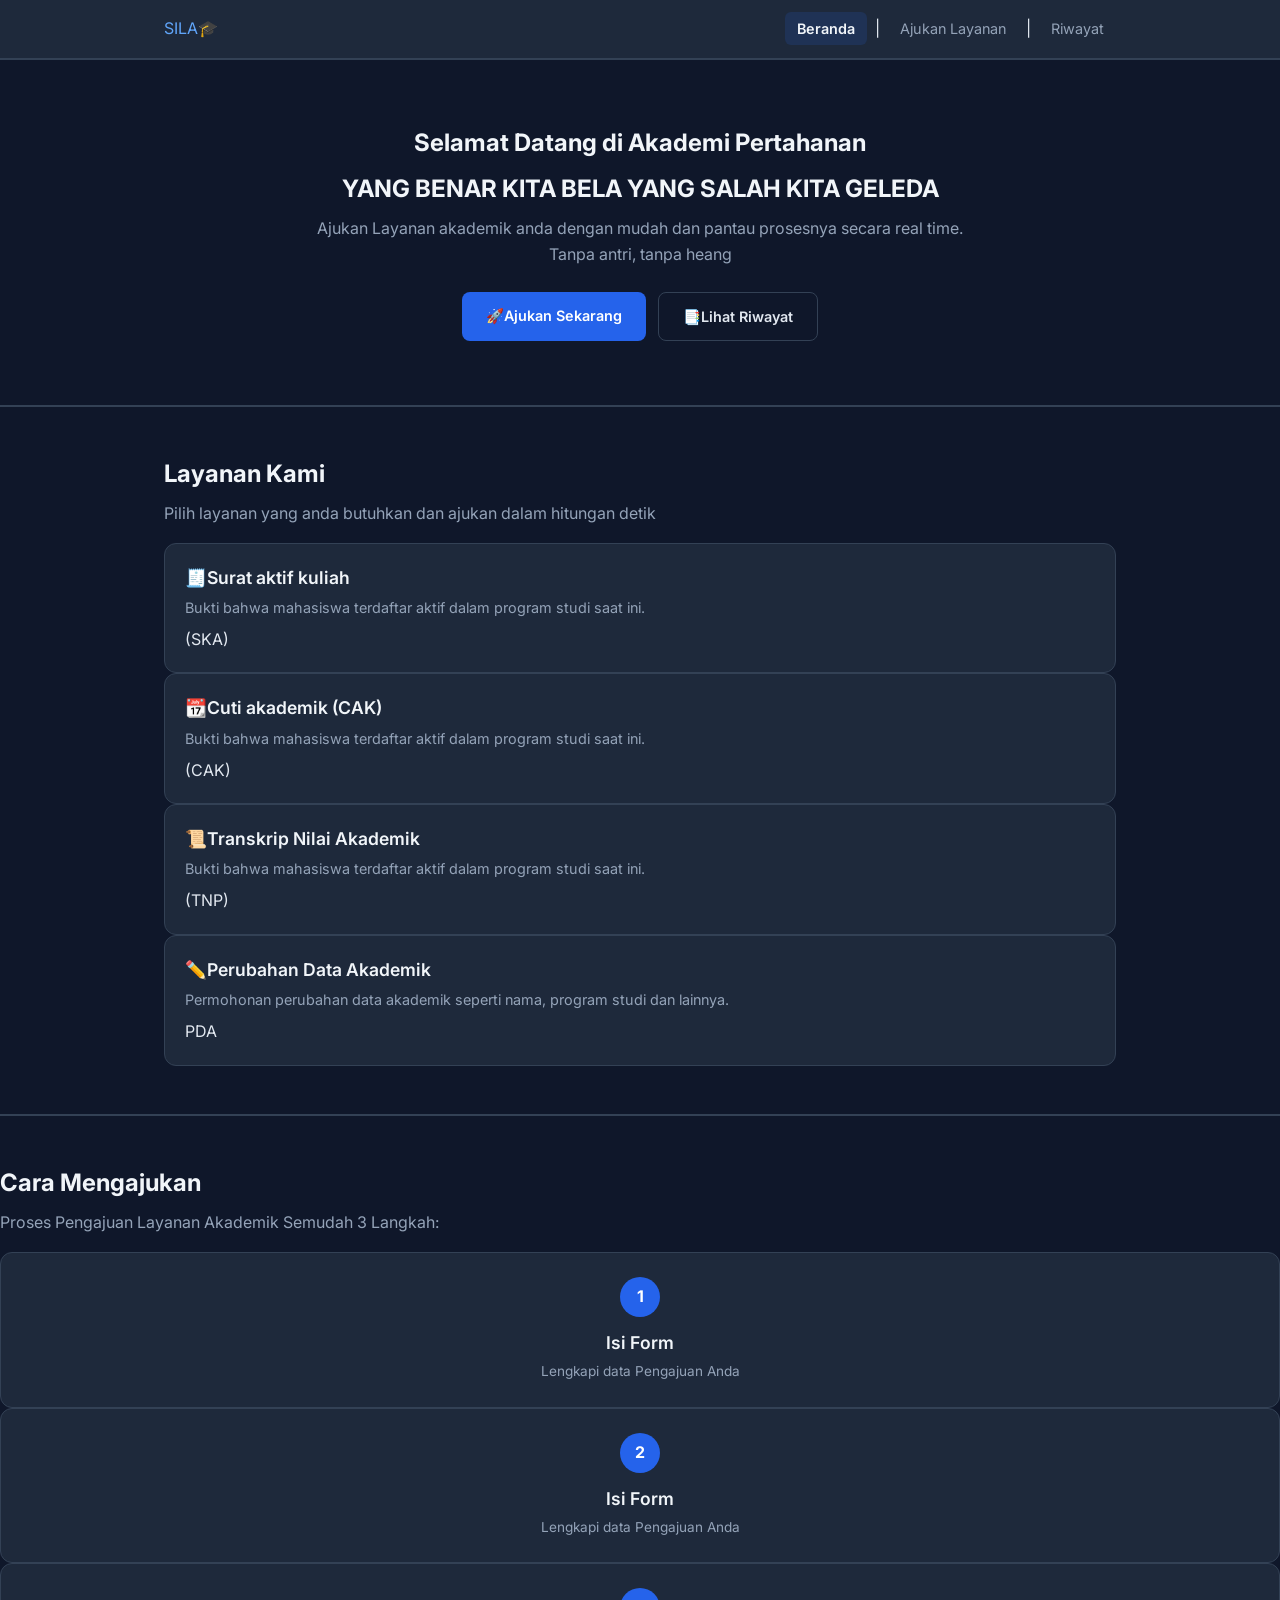
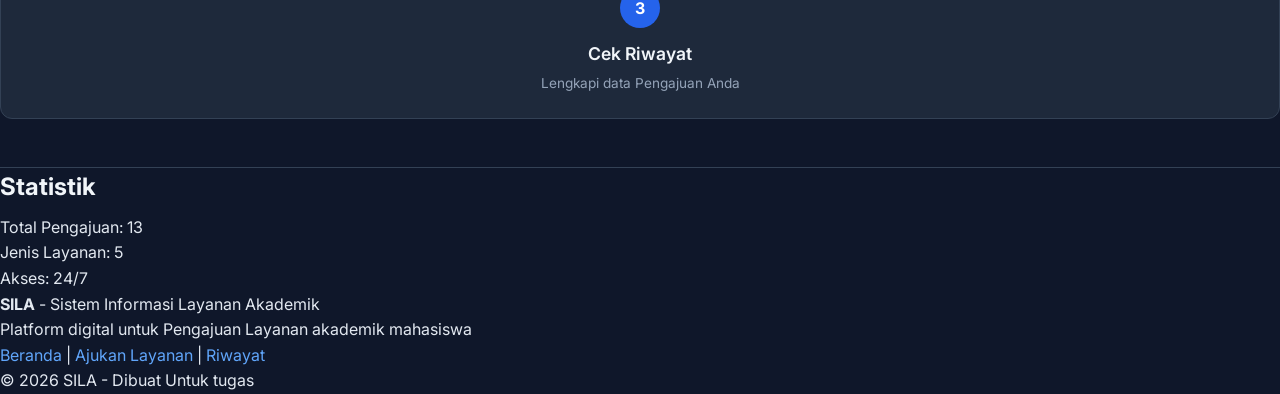
<file: Sila-app/index.html>
<!DOCTYPE html>
<html lang="en">

<head>
   <meta charset="UTF-8">
   <meta name="viewport" content="width=device-width, initial-scale=1.0">
   <title>Sila - Sistem Informasi Layanan Akademik</title>
   <link rel="stylesheet" href="./css/style.css">
   <link rel="preconnect" href="https://fonts.googleapis.com">
   <link rel="preconnect" href="https://fonts.gstatic.com" crossorigin>
   <link
      href="https://fonts.googleapis.com/css2?family=Chakra+Petch:ital,wght@0,300;0,400;0,500;0,600;0,700;1,300;1,400;1,500;1,600;1,700&family=Inter:ital,opsz,wght@0,14..32,100..900;1,14..32,100..900&family=Iosevka+Charon+Mono:ital,wght@0,300;0,400;0,500;0,700;1,300;1,400;1,500;1,700&display=swap"
      rel="stylesheet">
</head>

<body>
   <!-- Header & Navigasi -->
   <header class="navbar">
      <div class="container navbar-inner">
         <a href="index.html">SILA🎓</a>
         <nav>
            <link rel="stylesheet" href="/">
            <!-- Link Navigasi -->
            <ul class="nav-menu">
               <li><a href="index.html" class="active">Beranda</a></li> |
               <li><a href="layanan.html">Ajukan Layanan</a></li> |
               <li><a href="riwayat.html">Riwayat</a></li>
            </ul>
         </nav>
      </div>

   </header>
   <hr>


   <!-- Main / Konten Utama -->
   <main>
      <!-- Hero -->
      <section class="hero">
         <div>
            <h2>Selamat Datang di Akademi Pertahanan</h2>
            <h2>YANG BENAR KITA BELA YANG SALAH KITA GELEDA</h2>
            <p>Ajukan Layanan akademik anda dengan mudah dan pantau prosesnya secara real time. <br>Tanpa antri, tanpa
               heang</p>

            <!-- Link Cepat -->
            <div class="hero-buttons">
               <a href="layanan.html" class="btn btn-primary">🚀Ajukan Sekarang</a>
               <a href="riwayat.html" class="btn btn-outline">📑Lihat Riwayat</a>
            </div>
         </div>
      </section>
      <hr>

      <!-- Section 2: Daftar Layanan -->
      <section class="section">
         <div class="container">
            <h2>Layanan Kami</h2>
            <p class="section-desc">Pilih layanan yang anda butuhkan dan ajukan dalam hitungan detik</p>

            <!-- Article -->
            <div class="card-grid">
               <article class="card">
                  <h3>🧾Surat aktif kuliah</h3>
                  <p>Bukti bahwa mahasiswa terdaftar aktif dalam program studi saat ini.</p>
                  <span class="card-badge">(SKA)</span>
               </article>

               <article class="card">
                  <h3>📆Cuti akademik (CAK)</h3>
                  <p>Bukti bahwa mahasiswa terdaftar aktif dalam program studi saat ini.</p>
                  <span class="card-badge">(CAK)</span>
               </article>

               <article class="card">
                  <h3>📜Transkrip Nilai Akademik</h3>
                  <p>Bukti bahwa mahasiswa terdaftar aktif dalam program studi saat ini.</p>
                  <span class="card-badge">(TNP)</span>
               </article>

               <article class="card">
                  <h3>✏️Perubahan Data Akademik</h3>
                  <p>Permohonan perubahan data akademik seperti nama, program studi dan lainnya.</p>
                  <span class="card-badge">PDA</span>
               </article>
            </div>
         </div>
      </section>
      <hr>

      <!-- Section 3: Cara Mengajukan -->
      <section class="section">
         <h2>Cara Mengajukan</h2>

         <p class="section-desc">Proses Pengajuan Layanan Akademik Semudah 3 Langkah:</p>
         <div class="step-grid">
            <div class="step">
               <div class="step-number">1</div>
               <h3>Isi Form</h3>
               <p>Lengkapi data Pengajuan Anda</p>
            </div>
            <div class="step">
               <div class="step-number">2</div>
               <h3>Isi Form</h3>
               <p>Lengkapi data Pengajuan Anda</p>
            </div>
            <div class="step">
               <div class="step-number">3</div>
               <h3>Cek Riwayat</h3>
               <p>Lengkapi data Pengajuan Anda</p>
            </div>
         </div>
      </section>
      <hr>

      <!-- Secion 4: Statistik -->
      <section>
         <h2>Statistik</h2>
         <ul>
            <li> Total Pengajuan: 13</li>
            <li> Jenis Layanan: 5</li>
            <li> Akses: 24/7</li>
         </ul>
      </section>
   </main>
   <!-- Akhir Main -->
   <!-- Footer -->
   <footer>
      <p><strong>SILA</strong> - Sistem Informasi Layanan Akademik</p>
      <p>Platform digital untuk Pengajuan Layanan akademik mahasiswa</p>
      <div class="footer-nav">
         <a href="#"> Beranda </a> |
         <a href="#">Ajukan Layanan</a> |
         <a href="#"> Riwayat</a>
      </div>
      <p>&copy; 2026 SILA - Dibuat Untuk tugas</p>
   </footer>
</body>

</html>
</file>
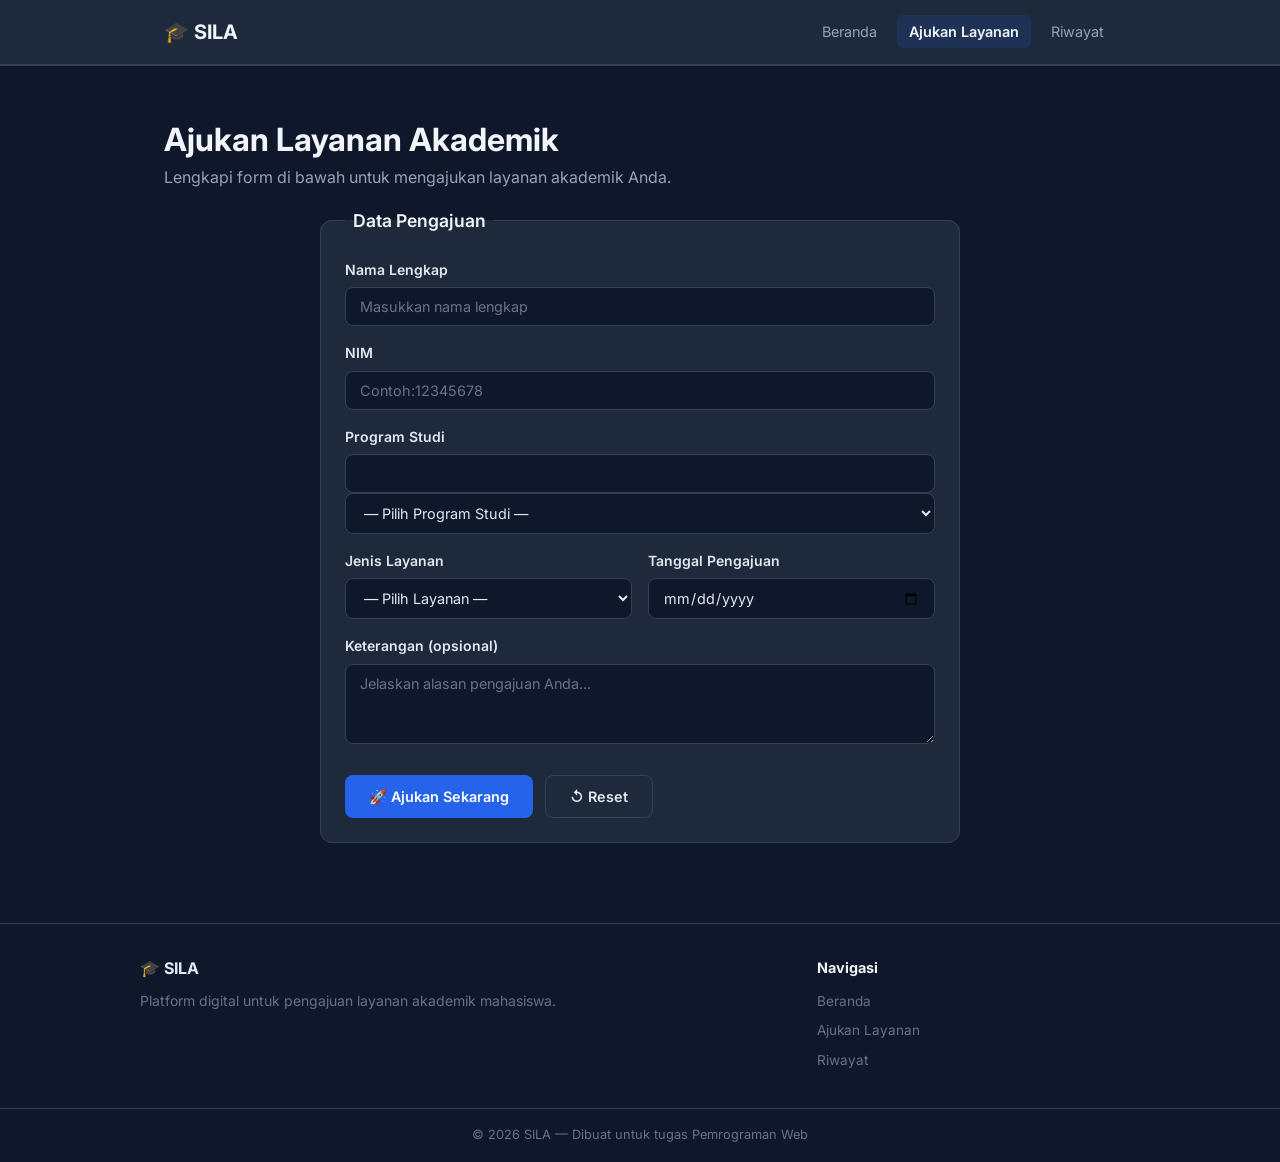
<file: Sila-app/layanan.html>
<!DOCTYPE html>
<html lang="id">
 
<head>
    <meta charset="UTF-8">
    <meta name="viewport" content="width=device-width, initial-scale=1.0">
    <title>Ajukan Layanan — SILA</title>
    <link rel="preconnect" href="https://fonts.googleapis.com">
    <link rel="preconnect" href="https://fonts.gstatic.com" crossorigin>
    <link href="https://fonts.googleapis.com/css2?family=Inter:wght@400;600;700&display=swap" rel="stylesheet">
    <link rel="stylesheet" href="css/style.css">
</head>
 
<body>
 
    <!-- HEADER & NAVIGASI -->
    <header class="navbar">
        <div class="container navbar-inner">
            <a href="index.html" class="logo">🎓 SILA</a>
            <input type="checkbox" id="navToggle" class="nav-toggle">
            <label for="navToggle" class="hamburger">
                <span></span>
                <span></span>
                <span></span>
            </label>
            <nav>
                <ul class="nav-menu">
                    <li><a href="index.html">Beranda</a></li>
                    <li><a href="layanan.html" class="active">Ajukan Layanan</a></li>
                    <li><a href="riwayat.html">Riwayat</a></li>
                </ul>
            </nav>
        </div>
    </header>
 
    <main>
        <section class="section">
            <div class="container">
                <h1>Ajukan Layanan Akademik</h1>
                <p class="section-desc">Lengkapi form di bawah untuk mengajukan layanan akademik Anda.</p>
 
                <!--Nama Lengkap, NIM, Program Studi, Jenis Layanan, Tanggal Pengajuan, Keterangan-->
                <!-- Awal Form-->
                <form action="#" target="_blank" method="post" class="form-card">
                    <fieldset>
                        <legend>Data Pengajuan</legend>
 
                        <!-- Nama Lengkap-->
                        <div class="form-group">
                            <label for="nama">Nama Lengkap</label>
                            <input type="text" id="nama" name="nama" placeholder="Masukkan nama lengkap" required>
                        </div>
 
                        <!--NIM dan Prodi-->
                        <div>
                            <!--NIM-->
                            <div class="form-group">
                                <label for="nim">NIM</label>
                                <input type="text" id="nim" name="nim" placeholder="Contoh:
12345678" maxlength="8" required>
                            </div>
                            <!--Prodi-->
                            <div class="form-group">
                                <label for="prodi">Program Studi</label>
                                <input type="text" id="prodi">
                                <select id="prodi" name="prodi" required>
                                    <option value="">— Pilih Program Studi —</option>
                                    <option value="Sistem Informasi">Sistem
                                        Informasi</option>
                                    <option value="Teknik Informatika">Teknik
                                        Informatika</option>
                                    <option value="Manajemen">Manajemen</option>
                                    <option value="Akuntansi">Akuntansi</option>
                                </select>
                            </div>
                        </div>
                        <!--Jenis layanan dan Tanggal-->
                        <!-- Jenis Layanan-->
                        <div class="form-row">
                            <div class="form-group">
                                <label for="layanan">Jenis Layanan</label>
                                <select id="layanan" name="layanan" required>
                                    <option value="">— Pilih Layanan —</option>
                                    <option value="SKA">SKA — Surat Aktif Kuliah</option>
                                    <option value="CAK">CAK — Cuti Akademik</option>
                                    <option value="TNM">TNM — Transkrip Nilai</option>
                                    <option value="PDA">PDA — Perubahan Data</option>
                                </select>
                            </div>
                            <!--Tanggal-->
                            <div class="form-group">
                                <label for="tanggal">Tanggal Pengajuan</label>
                                <input type="date" id="tanggal" name="tanggal" required>
                            </div>
                        </div>
                        <!--Keterangan-->
                        <div class="form-group">
                            <label for="keterangan">Keterangan (opsional)</label>
                            <textarea id="keterangan" name="keterangan" rows="3"
                                placeholder="Jelaskan alasan pengajuan Anda..."></textarea>
                        </div>
 
                        <!--Button-->
                        <div class="form-actions">
                            <button type="submit" class="btn btn-primary">🚀 Ajukan
                                Sekarang</button>
                            <button type="reset" class="btn btn-outline">↺ Reset</button>
                        </div>
                    </fieldset>
                </form>
 
                <!-- Akhir Form-->
 
 
            </div>
        </section>
    </main>
 
    <!-- FOOTER -->
    <footer class="footer">
        <div class="container footer-inner">
            <div>
                <strong>🎓 SILA</strong>
                <p>Platform digital untuk pengajuan layanan akademik mahasiswa.</p>
            </div>
            <div class="footer-nav">
                <h4>Navigasi</h4>
                <ul>
                    <li><a href="index.html">Beranda</a></li>
                    <li><a href="layanan.html">Ajukan Layanan</a></li>
                    <li><a href="riwayat.html">Riwayat</a></li>
                </ul>
            </div>
        </div>
        <div class="footer-bottom">
            <div class="container">
                <p>&copy; 2026 SILA — Dibuat untuk tugas Pemrograman Web</p>
            </div>
        </div>
    </footer>
 
</body>
 
</html>
</file>
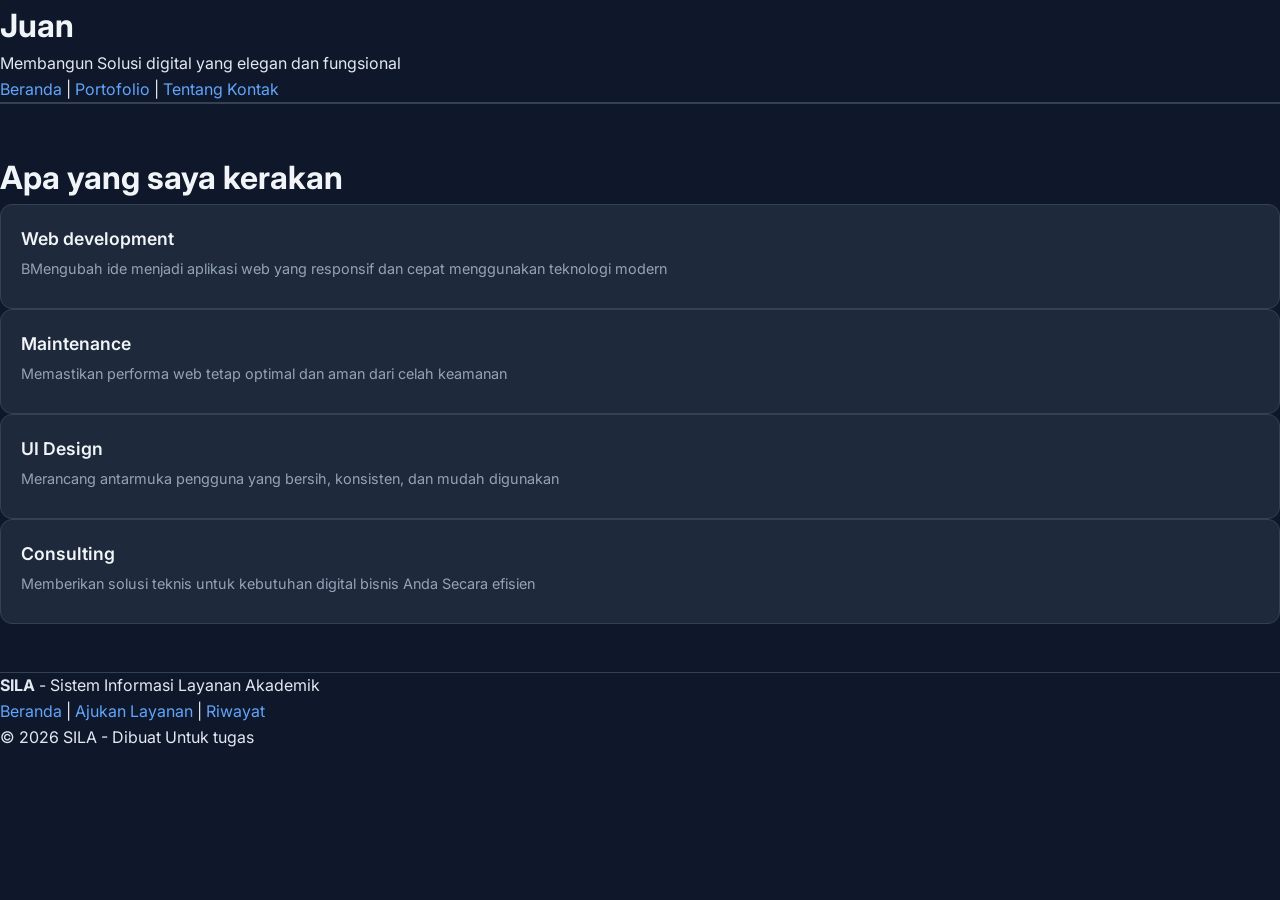
<file: Sila-app/modifikasi.html>
<!DOCTYPE html>
<html lang="en">

<head>
   <meta charset="UTF-8">
   <meta name="viewport" content="width=device-width, initial-scale=1.0">
   <title>Sila - Sistem Informasi Layanan Akademik</title>
   <link rel="stylesheet" href="./css/style.css">
   <link rel="preconnect" href="https://fonts.googleapis.com">
   <link rel="preconnect" href="https://fonts.gstatic.com" crossorigin>
   <link href="https://fonts.googleapis.com/css2?family=Chakra+Petch:ital,wght@0,300;0,400;0,500;0,600;0,700;1,300;1,400;1,500;1,600;1,700&family=Inter:ital,opsz,wght@0,14..32,100..900;1,14..32,100..900&family=Iosevka+Charon+Mono:ital,wght@0,300;0,400;0,500;0,700;1,300;1,400;1,500;1,700&display=swap" rel="stylesheet">
</head>

<body>
   <!-- Header & Navigasi -->
   <header>
      <h1>Juan</h1>
      <p1>Membangun Solusi digital yang elegan dan fungsional</p1>
      <nav>
         <link rel="stylesheet" href="/">
         <!-- Link Navigasi -->
         <a href="index.html"class="active">Beranda</a> |
         <a href="portofolio.html">Portofolio</a> |
         <a href="Tentang.html">Tentang</a>
         <a href="Kontak.html">Kontak</a> 
      </nav>
   </header>
   <hr>


   <!-- Main / Konten Utama -->
   <main>
      <!-- Section 2: Daftar Layanan -->
      <section class="section">
         <h1>Apa yang saya kerakan</h1>

         <!-- Article -->
         <article class="card">
            <h3>Web development</h3>
            <p>BMengubah ide menjadi aplikasi web yang responsif dan cepat menggunakan teknologi modern</p>
         </article>

         <article class="card">
            <h3>Maintenance</h3>
            <p>Memastikan performa web tetap optimal dan aman dari celah keamanan</p>
         </article>

         <article class="card">
            <h3>UI Design</h3>
            <p>Merancang antarmuka pengguna yang bersih, konsisten, dan mudah digunakan</p>
         </article>

         <article class="card">
            <h3>Consulting</h3>
            <p>Memberikan solusi teknis untuk kebutuhan digital bisnis Anda Secara efisien</p>
         </article>
      </section>
      <hr>
   <footer>
      <p><strong>SILA</strong> - Sistem Informasi Layanan Akademik</p>
      <a href="#"> Beranda </a> |
      <a href="#">Ajukan Layanan</a> |
      <a href="#"> Riwayat</a>
      <p>&copy; 2026 SILA - Dibuat Untuk tugas</p>
   </footer>
</body>

</html>
</file>
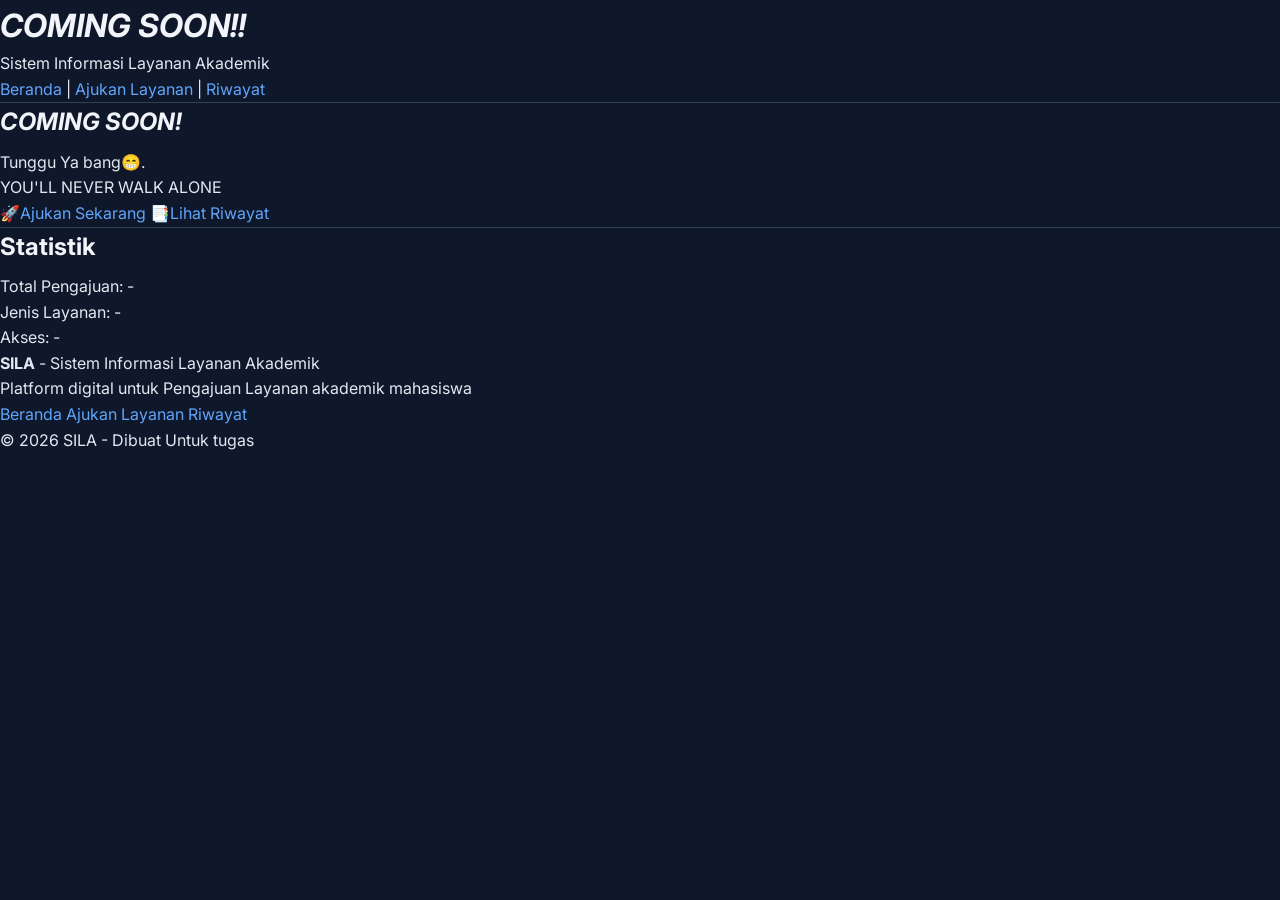
<file: Sila-app/riwayat.html>
<!DOCTYPE html>
<html lang="en">
<head>
    <meta charset="UTF-8">
    <meta name="viewport" content="width=device-width, initial-scale=1.0">
    <title>SILA - Riwayat</title>
   <link rel="stylesheet" href="./css/style.css">
   <link rel="preconnect" href="https://fonts.googleapis.com">
   <link rel="preconnect" href="https://fonts.gstatic.com" crossorigin>
   <link href="https://fonts.googleapis.com/css2?family=Chakra+Petch:ital,wght@0,300;0,400;0,500;0,600;0,700;1,300;1,400;1,500;1,600;1,700&family=Inter:ital,opsz,wght@0,14..32,100..900;1,14..32,100..900&family=Iosevka+Charon+Mono:ital,wght@0,300;0,400;0,500;0,700;1,300;1,400;1,500;1,700&display=swap" rel="stylesheet">
</head>
    <!-- Header & Navigasi -->
     <header>
        <h1><em>COMING SOON!!</em></h1>
        <p1>Sistem Informasi Layanan Akademik</p1>
        <nav>
            <!-- Link Navigasi -->
            <a href="index.html">Beranda</a> |
            <a href="layanan.html">Ajukan Layanan</a> |
            <a href="riwayat.html"  class="active">Riwayat</a> 
        </nav>
     </header>
    <hr>
        <!-- Main / Konten Utama -->
     <main>
        <!-- Hero -->
         <section>
            <h2><em>COMING SOON!</em></h2>
            <p>Tunggu Ya bang😁. <br>YOU'LL NEVER WALK ALONE</p>

            <!-- Link Cepat -->
             <p>
                <a href="#">🚀Ajukan Sekarang</a>
                <a href="#">📑Lihat Riwayat</a>
             </p>
         </section>
         <hr>
           <!-- Secion 4: Statistik -->
            <section>
                <h2>Statistik</h2>
                <ul>
                    <li> Total Pengajuan: -</li>
                    <li> Jenis Layanan: -</li>
                    <li> Akses: -</li>
                </ul>
            </section>
     </main>
     <!-- Akhir Main -->
      <!-- Footer -->
<footer>
    <p><strong>SILA</strong> - Sistem Informasi Layanan Akademik</p>
    <p>Platform digital untuk Pengajuan Layanan akademik mahasiswa</p>
    <a href="#"> Beranda </a>
    <a href="#">Ajukan Layanan</a>
    <a href="#"> Riwayat</a>
    <p>&copy; 2026 SILA - Dibuat Untuk tugas</p>     
<body>
    
</body>
</html>
</file>
<file: Sila-app/css/style.css>
/* ================================
   CSS DASAR — SILA
   ================================ */
 
* {
    margin: 0;
    padding: 0;
    box-sizing: border-box;
}
 
body {
    background-color: #0f172a;
    color: #e2e8f0;
}
 
h1,
h2,
h3 {
    color: #f1f5f9;
}
 
a {
    color: #60a5fa;
    text-decoration: none;
}
 
a:hover {
    color: #93c5fd;
}
 
hr {
    border: none;
    border-top: 1px solid #334155;
}
 
 
/* ================================
   CSS LANJUTAN — SILA
   ================================ */
 
body {
    font-family: 'Inter', sans-serif;
    font-size: 16px;
    line-height: 1.6;
}
 
h1 {
    font-size: 2rem;
    font-weight: 700;
}
 
h2 {
    font-size: 1.5rem;
    font-weight: 700;
    margin-bottom: 8px;
}
 
h3 {
    font-size: 1.1rem;
    font-weight: 600;
    margin-bottom: 4px;
}
 
.section-desc {
    color: #94a3b8;
    margin-bottom: 16px;
}
 
 
/* ================================
   PAGE LAYOUT — SILA
   ================================ */
 
.container {
    max-width: 1000px;
    margin: 0 auto;
    padding: 0 24px;
}
 
.navbar {
    background-color: #1e293b;
    border-bottom: 1px solid #334155;
    padding: 16px 0;
}
 
.navbar-inner {
    display: flex;
    justify-content: space-between;
    align-items: center;
}
 
.logo {
    font-size: 1.25rem;
    font-weight: 700;
    color: #f1f5f9;
}
 
.hero {
    padding: 64px 0;
    text-align: center;
}
 
.hero h1 {
    font-size: 2.25rem;
    margin-bottom: 16px;
}
 
.hero p {
    color: #94a3b8;
    margin-bottom: 24px;
}
 
.hero-buttons {
    display: flex;
    justify-content: center;
    gap: 12px;
}
 
.btn {
    display: inline-block;
    padding: 12px 24px;
    border-radius: 8px;
    font-size: 0.9rem;
    font-weight: 600;
    transition: background-color 0.3s, color 0.3s, transform 0.2s;
}
 
.btn-primary {
    background-color: #2563eb;
    color: #fff;
}
 
.btn-primary:hover {
    background-color: #1d4ed8;
    color: #fff;
    transform: translateY(-2px);
}
 
.btn-outline {
    border: 1px solid #334155;
    color: #e2e8f0;
}
 
.btn-outline:hover {
    background-color: #1e293b;
    color: #f1f5f9;
    transform: translateY(-2px);
}
 
.section {
    padding: 48px 0;
    border-top: 1px solid #334155;
}
 
.cards-grid {
    display: grid;
    grid-template-columns: 1fr 1fr;
    gap: 16px;
    margin-top: 16px;
}
 
.card {
    background-color: #1e293b;
    border: 1px solid #334155;
    border-radius: 12px;
    padding: 20px;
    transition: border-color 0.3s, transform 0.2s;
}
 
.card:hover {
    border-color: #475569;
    transform: translateY(-2px);
}
 
.card p {
    color: #94a3b8;
    font-size: 0.9rem;
    margin-bottom: 8px;
}
 
.card-code {
    font-size: 0.75rem;
    font-weight: 600;
    color: #60a5fa;
    background-color: rgba(37, 99, 235, 0.1);
    padding: 2px 8px;
    border-radius: 4px;
}
 
.steps-grid {
    display: flex;
    gap: 16px;
    margin-top: 16px;
}
 
.step {
    flex: 1;
    text-align: center;
    background-color: #1e293b;
    border: 1px solid #334155;
    border-radius: 12px;
    padding: 24px 16px;
    transition: border-color 0.3s;
}
 
.step:hover {
    border-color: #475569;
}
 
.step-number {
    width: 40px;
    height: 40px;
    background-color: #2563eb;
    color: #fff;
    border-radius: 50%;
    display: flex;
    align-items: center;
    justify-content: center;
    font-weight: 700;
    margin: 0 auto 12px;
}
 
.step p {
    color: #94a3b8;
    font-size: 0.85rem;
}
 
.stats-grid {
    display: flex;
    gap: 16px;
}
 
.stat {
    flex: 1;
    text-align: center;
    background-color: #1e293b;
    border: 1px solid #334155;
    border-radius: 12px;
    padding: 24px;
}
 
.stat-number {
    font-size: 2rem;
    font-weight: 700;
    color: #60a5fa;
}
 
.stat-label {
    color: #94a3b8;
    font-size: 0.85rem;
    margin-top: 4px;
}
 
.footer {
    border-top: 1px solid #334155;
    margin-top: 32px;
}
 
.footer-inner {
    display: grid;
    grid-template-columns: 2fr 1fr;
    gap: 32px;
    padding: 32px 0;
}
 
.footer-inner p {
    color: #64748b;
    font-size: 0.875rem;
    margin-top: 8px;
}
 
.footer-inner h4 {
    color: #f1f5f9;
    margin-bottom: 8px;
    font-size: 0.9rem;
}
 
.footer-bottom {
    border-top: 1px solid #334155;
    padding: 16px 0;
    text-align: center;
}
 
.footer-bottom p {
    font-size: 0.8rem;
    color: #64748b;
}
 
 
/* ================================
   STRUKTUR NAVIGASI & MENU — SILA
   ================================ */
 
.nav-menu {
    list-style: none;
    display: flex;
    gap: 8px;
}
 
.nav-menu li a {
    color: #94a3b8;
    font-size: 0.9rem;
    padding: 8px 12px;
    border-radius: 6px;
    transition: color 0.3s, background-color 0.3s;
}
 
.nav-menu li a:hover {
    color: #f1f5f9;
    background-color: rgba(255, 255, 255, 0.05);
}
 
.nav-menu li a.active {
    color: #f1f5f9;
    font-weight: 600;
    background-color: rgba(37, 99, 235, 0.15);
}
 
.footer-nav ul {
    list-style: none;
}
 
.footer-nav ul li {
    margin-bottom: 4px;
}
 
.footer-nav ul li a {
    color: #64748b;
    font-size: 0.85rem;
    transition: color 0.3s;
}
 
.footer-nav ul li a:hover {
    color: #93c5fd;
}
 
 
 
 
/* ================================
   MEDIA QUERY & RESPONSIF — SILA
   ================================ */
 
/* --------------------------------
   Animasi CSS (@keyframes)
   Mendefinisikan gerakan bernama 'fadeIn':
   - from: posisi awal (tersembunyi, geser ke bawah)
   - to: posisi akhir (terlihat, posisi normal)
   -------------------------------- */
@keyframes fadeIn {
    from {
        opacity: 0;
        /* transparan penuh */
        transform: translateY(20px);
        /* geser 20px ke bawah */
    }
 
    to {
        opacity: 1;
        /* terlihat penuh */
        transform: translateY(0);
        /* posisi normal */
    }
}
 
/* Hero section mendapat animasi fadeIn selama 0.6 detik */
.hero {
    animation: fadeIn 0.6s ease;
}
 
 
 
/* --------------------------------
   Hamburger Menu Animasi
   Saat checkbox dicentang, 3 garis hamburger
   berubah menjadi tanda 'X' (close):
   - Garis ke-1: putar 45° ke bawah
   - Garis ke-2: hilang (opacity 0)
   - Garis ke-3: putar -45° ke atas
   -------------------------------- */
 
.nav-toggle {
    display: none;
    /* checkbox tersembunyi */
}
 
.hamburger {
    display: none;
    flex-direction: column;
    gap: 5px;
    cursor: pointer;
    padding: 4px;
}
 
.hamburger span {
    display: block;
    width: 24px;
    height: 3px;
    background-color: #f1f5f9;
    border-radius: 2px;
    transition: transform 0.3s, opacity 0.3s;
    /* animasi garis */
}
 
/* Garis-1: miring ke kanan membentuk '/' */
.nav-toggle:checked~label .hamburger span:nth-child(1) {
    transform: translateY(8px) rotate(45deg);
}
 
/* Garis-2: menghilang */
.nav-toggle:checked~label .hamburger span:nth-child(2) {
    opacity: 0;
}
 
/* Garis-3: miring ke kiri membentuk '\' */
.nav-toggle:checked~label .hamburger span:nth-child(3) {
    transform: translateY(-8px) rotate(-45deg);
}
 
/* --------------------------------
   Responsive: Tablet & Mobile (<= 768px)
   Semua grid/flex berubah ke 1 kolom/baris
   agar konten tidak terlalu sempit di layar kecil.
   -------------------------------- */
   
/* Tablet & Mobile */
@media (max-width: 768px) {
    .navbar-inner {
        flex-wrap: wrap;
    }
 
    .hamburger {
        display: flex;
        /* tampilkan hamburger */
    }
 
    nav {
        width: 100%;
        order: 3;
    }
 
    .nav-menu {
        display: none;
        flex-direction: column;
        gap: 0;
        width: 100%;
        padding: 8px 0;
        border-top: 1px solid #334155;
        margin-top: 12px;
    }
 
    .nav-menu li a {
        display: block;
        padding: 10px 0;
        border-radius: 0;
    }
 
    .nav-toggle:checked~nav .nav-menu {
        display: flex;
    }
 
    /* SAMBUNG DARI SINI */
    /* ================== */
 
    .nav-menu {
        gap: 4px;
    }
 
    /* Judul hero lebih kecil di mobile */
    .hero h1 {
        font-size: 1.5rem;
    }
 
    /* Tombol berubah jadi vertikal (kolom) */
    .hero-buttons {
        flex-direction: column;
        align-items: center;
    }
 
    /* Cards: dari 2 kolom → 1 kolom */
    .cards-grid {
        grid-template-columns: 1fr;
    }
 
    /* Steps & stats berubah ke arah vertikal */
    .steps-grid {
        flex-direction: column;
    }
 
    .stats-grid {
        flex-direction: column;
    }
 
    /* Footer: dari 2 kolom → 1 kolom */
    .footer-inner {
        grid-template-columns: 1fr;
        gap: 24px;
    }
}
 
/* --------------------------------
   Responsive: Layar Sangat Kecil (<= 480px)
   Untuk smartphone kecil:
   - Judul lebih kecil lagi
   - Tombol lebar penuh (100%)
   -------------------------------- */
/* Small Mobile */
@media (max-width: 480px) {
    .hero h1 {
        font-size: 1.25rem;
    }
 
    /* Tombol mengisi penuh lebar layar */
    .btn {
        width: 100%;
        text-align: center;
    }
}
 
/* Form */
 
.form-card {
    max-width: 640px;
    margin: 0 auto;
}
 
fieldset {
    border: 1px solid #334155;
    border-radius: 12px;
    padding: 24px;
    background-color: #1e293b;
}
 
legend {
    font-size: 1.1rem;
    font-weight: 600;
    color: #f1f5f9;
    padding: 0 8px;
}
 
.form-group {
    margin-bottom: 16px;
}
 
.form-group label {
    display: block;
    font-size: 0.875rem;
    font-weight: 600;
    color: #e2e8f0;
    margin-bottom: 6px;
}
 
.form-group input,
.form-group select,
.form-group textarea {
    width: 100%;
    padding: 10px 14px;
    background-color: #0f172a;
    border: 1px solid #334155;
    border-radius: 8px;
    color: #e2e8f0;
    font-family: inherit;
    font-size: 0.9rem;
    outline: none;
    transition: border-color 0.3s;
}
 
.form-group input:focus,
.form-group select:focus,
.form-group textarea:focus {
    border-color: #2563eb;
}
 
.form-group input::placeholder,
.form-group textarea::placeholder {
    color: #64748b;
}
 
.form-group select {
    cursor: pointer;
}
 
.form-group textarea {
    resize: vertical;
    min-height: 80px;
}
 
.form-row {
    display: grid;
    grid-template-columns: 1fr 1fr;
    gap: 16px;
}
 
.form-actions {
display: flex;
gap: 12px;
margin-top: 24px;
}
.form-actions .btn {
cursor: pointer;
border: none;
font-family: inherit;
}
.form-actions .btn-outline {
border: 1px solid #334155;
background: none;
}
</file>
